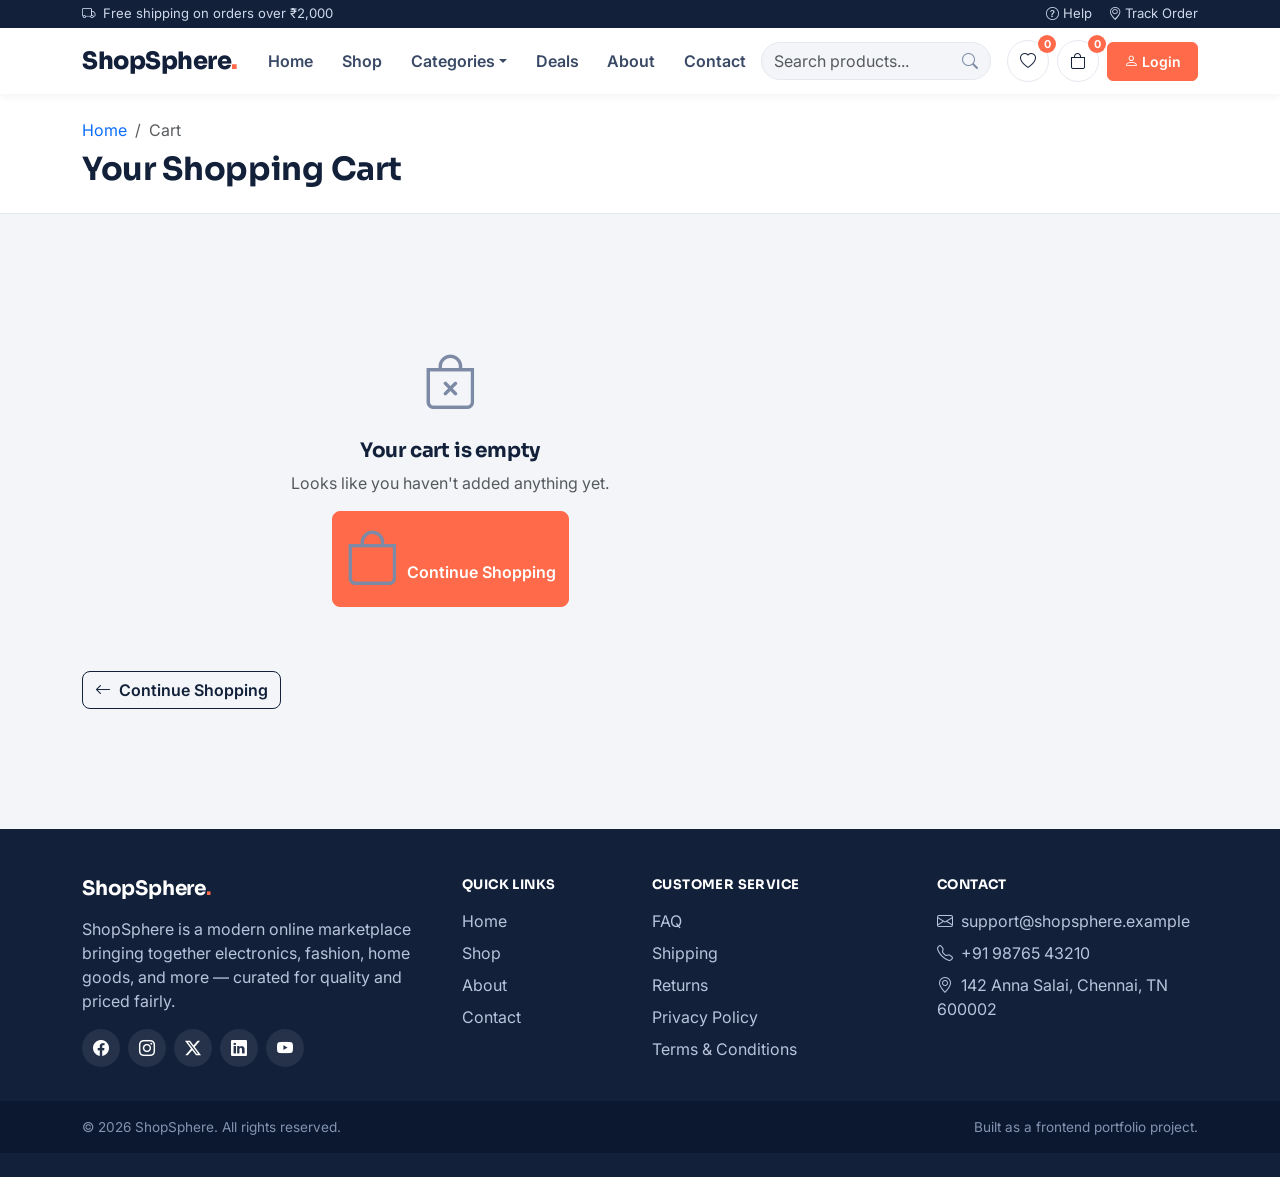
<file: cart.html>
<!DOCTYPE html>
<html lang="en">
<head>
<meta charset="UTF-8">
<meta name="viewport" content="width=device-width, initial-scale=1.0">
<title>Your Cart — ShopSphere</title>
<link rel="preconnect" href="https://fonts.googleapis.com">
<link href="https://fonts.googleapis.com/css2?family=Sora:wght@600;700;800&family=Inter:wght@400;500;600;700&display=swap" rel="stylesheet">
<link rel="stylesheet" href="https://cdn.jsdelivr.net/npm/bootstrap@5.3.3/dist/css/bootstrap.min.css">
<link rel="stylesheet" href="https://cdn.jsdelivr.net/npm/bootstrap-icons@1.11.3/font/bootstrap-icons.css">
<link rel="stylesheet" href="css/style.css">
</head>
<body data-page="cart">

<div id="header-placeholder"></div>

<div class="ss-page-header py-4">
  <div class="container">
    <nav aria-label="breadcrumb">
      <ol class="breadcrumb mb-2">
        <li class="breadcrumb-item"><a href="index.html" class="text-decoration-none">Home</a></li>
        <li class="breadcrumb-item active" aria-current="page">Cart</li>
      </ol>
    </nav>
    <h2 class="mb-0">Your Shopping Cart</h2>
  </div>
</div>

<div class="container section-pad">
  <div class="row g-4">
    <div class="col-lg-8">
      <div id="cartList"></div>

      <div id="cartEmpty" class="empty-state d-none">
        <i class="bi bi-bag-x"></i>
        <h5 class="mt-3">Your cart is empty</h5>
        <p class="text-muted">Looks like you haven't added anything yet.</p>
        <a href="shop.html" class="btn btn-coral"><i class="bi bi-bag me-2"></i>Continue Shopping</a>
      </div>

      <a href="shop.html" class="btn btn-outline-ink mt-2"><i class="bi bi-arrow-left me-2"></i>Continue Shopping</a>
    </div>

    <div class="col-lg-4" id="cartSummaryWrap">
      <div class="summary-card p-4">
        <h5 class="mb-3">Order Summary</h5>

        <form id="couponForm" class="input-group mb-3">
          <input type="text" class="form-control" id="couponInput" placeholder="Coupon code (try SAVE10)">
          <button class="btn btn-outline-ink" type="submit">Apply</button>
        </form>
        <div class="small text-teal mb-3" id="couponAppliedNote"></div>

        <div class="d-flex justify-content-between mb-2"><span class="text-muted">Subtotal</span><span id="sumSubtotal">₹0</span></div>
        <div class="d-flex justify-content-between mb-2"><span class="text-muted">Discount</span><span id="sumDiscount" class="text-teal">-₹0</span></div>
        <div class="d-flex justify-content-between mb-2"><span class="text-muted">Shipping</span><span id="sumShipping">₹0</span></div>
        <div class="d-flex justify-content-between mb-3"><span class="text-muted">Tax (5%)</span><span id="sumTax">₹0</span></div>
        <hr>
        <div class="d-flex justify-content-between fs-5 fw-bold mb-4"><span>Total</span><span id="sumTotal">₹0</span></div>

        <a href="checkout.html" class="btn btn-coral btn-lg w-100"><i class="bi bi-lock me-2"></i>Proceed to Checkout</a>
      </div>
    </div>
  </div>
</div>

<div id="footer-placeholder"></div>

<button id="backToTop" aria-label="Back to top"><i class="bi bi-arrow-up"></i></button>
<div class="toast-container position-fixed bottom-0 end-0 p-3" id="toastContainer"></div>

<script src="https://cdn.jsdelivr.net/npm/bootstrap@5.3.3/dist/js/bootstrap.bundle.min.js"></script>
<script src="js/products.js"></script>
<script src="js/app.js"></script>
<script src="js/cart.js"></script>
</body>
</html>
</file>
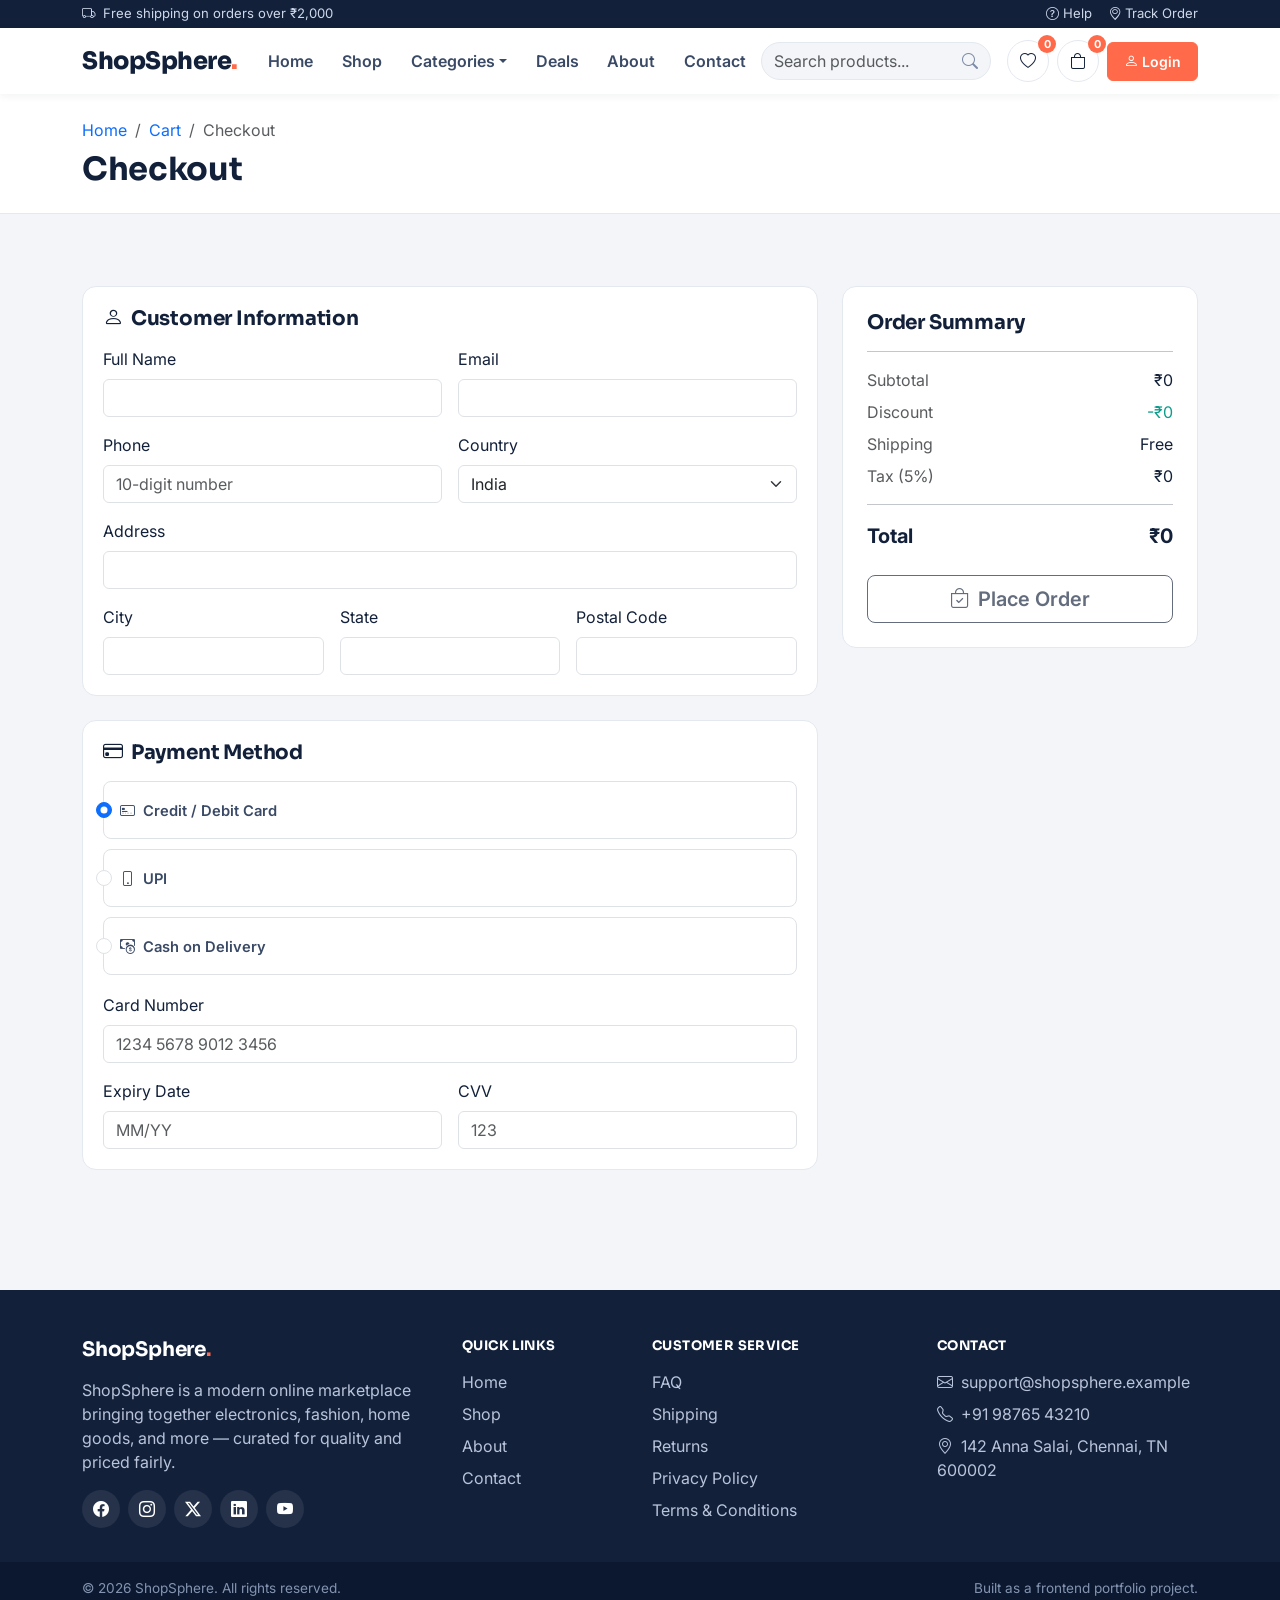
<file: checkout.html>
<!DOCTYPE html>
<html lang="en">
<head>
<meta charset="UTF-8">
<meta name="viewport" content="width=device-width, initial-scale=1.0">
<title>Checkout — ShopSphere</title>
<link rel="preconnect" href="https://fonts.googleapis.com">
<link href="https://fonts.googleapis.com/css2?family=Sora:wght@600;700;800&family=Inter:wght@400;500;600;700&display=swap" rel="stylesheet">
<link rel="stylesheet" href="https://cdn.jsdelivr.net/npm/bootstrap@5.3.3/dist/css/bootstrap.min.css">
<link rel="stylesheet" href="https://cdn.jsdelivr.net/npm/bootstrap-icons@1.11.3/font/bootstrap-icons.css">
<link rel="stylesheet" href="css/style.css">
</head>
<body data-page="checkout">

<div id="header-placeholder"></div>

<div class="ss-page-header py-4">
  <div class="container">
    <nav aria-label="breadcrumb">
      <ol class="breadcrumb mb-2">
        <li class="breadcrumb-item"><a href="index.html" class="text-decoration-none">Home</a></li>
        <li class="breadcrumb-item"><a href="cart.html" class="text-decoration-none">Cart</a></li>
        <li class="breadcrumb-item active" aria-current="page">Checkout</li>
      </ol>
    </nav>
    <h2 class="mb-0">Checkout</h2>
  </div>
</div>

<div class="container section-pad">
  <form id="checkoutForm" novalidate>
    <div class="row g-4">
      <div class="col-lg-8">

        <div class="filter-panel mb-4">
          <h5 class="mb-3"><i class="bi bi-person me-2"></i>Customer Information</h5>
          <div class="row g-3">
            <div class="col-md-6">
              <label class="form-label">Full Name</label>
              <input type="text" class="form-control" name="fullName" required>
              <div class="invalid-feedback">This field is required</div>
            </div>
            <div class="col-md-6">
              <label class="form-label">Email</label>
              <input type="email" class="form-control" name="email" required>
              <div class="invalid-feedback">Enter a valid email address</div>
            </div>
            <div class="col-md-6">
              <label class="form-label">Phone</label>
              <input type="tel" class="form-control" name="phone" placeholder="10-digit number" required>
              <div class="invalid-feedback">Enter a valid 10-digit phone number</div>
            </div>
            <div class="col-md-6">
              <label class="form-label">Country</label>
              <select class="form-select" name="country" required>
                <option value="">Select country</option>
                <option value="India" selected>India</option>
                <option value="United States">United States</option>
                <option value="United Kingdom">United Kingdom</option>
                <option value="Other">Other</option>
              </select>
              <div class="invalid-feedback">This field is required</div>
            </div>
            <div class="col-12">
              <label class="form-label">Address</label>
              <input type="text" class="form-control" name="address" required>
              <div class="invalid-feedback">This field is required</div>
            </div>
            <div class="col-md-4">
              <label class="form-label">City</label>
              <input type="text" class="form-control" name="city" required>
              <div class="invalid-feedback">This field is required</div>
            </div>
            <div class="col-md-4">
              <label class="form-label">State</label>
              <input type="text" class="form-control" name="state" required>
              <div class="invalid-feedback">This field is required</div>
            </div>
            <div class="col-md-4">
              <label class="form-label">Postal Code</label>
              <input type="text" class="form-control" name="postalCode" required>
              <div class="invalid-feedback">This field is required</div>
            </div>
          </div>
        </div>

        <div class="filter-panel">
          <h5 class="mb-3"><i class="bi bi-credit-card me-2"></i>Payment Method</h5>

          <div class="d-flex flex-column gap-2 mb-3">
            <div class="form-check border rounded-3 p-3">
              <input class="form-check-input" type="radio" name="paymentMethod" id="payCard" value="card" checked>
              <label class="form-check-label fw-semibold" for="payCard"><i class="bi bi-credit-card-2-front me-2"></i>Credit / Debit Card</label>
            </div>
            <div class="form-check border rounded-3 p-3">
              <input class="form-check-input" type="radio" name="paymentMethod" id="payUpi" value="upi">
              <label class="form-check-label fw-semibold" for="payUpi"><i class="bi bi-phone me-2"></i>UPI</label>
            </div>
            <div class="form-check border rounded-3 p-3">
              <input class="form-check-input" type="radio" name="paymentMethod" id="payCod" value="cod">
              <label class="form-check-label fw-semibold" for="payCod"><i class="bi bi-cash-coin me-2"></i>Cash on Delivery</label>
            </div>
          </div>

          <div id="cardFields" class="row g-3">
            <div class="col-12">
              <label class="form-label">Card Number</label>
              <input type="text" class="form-control" name="cardNumber" placeholder="1234 5678 9012 3456">
              <div class="invalid-feedback">Required for card payment</div>
            </div>
            <div class="col-6">
              <label class="form-label">Expiry Date</label>
              <input type="text" class="form-control" name="cardExpiry" placeholder="MM/YY">
              <div class="invalid-feedback">Required for card payment</div>
            </div>
            <div class="col-6">
              <label class="form-label">CVV</label>
              <input type="text" class="form-control" name="cardCvv" placeholder="123">
              <div class="invalid-feedback">Required for card payment</div>
            </div>
          </div>

          <div id="upiFields" class="d-none">
            <label class="form-label">UPI ID</label>
            <input type="text" class="form-control" name="upiId" placeholder="yourname@upi">
            <div class="invalid-feedback">Enter your UPI ID</div>
          </div>
        </div>
      </div>

      <div class="col-lg-4">
        <div class="summary-card p-4">
          <h5 class="mb-3">Order Summary</h5>
          <div id="checkoutItems" class="mb-3"></div>
          <hr>
          <div class="d-flex justify-content-between mb-2"><span class="text-muted">Subtotal</span><span id="coSubtotal">₹0</span></div>
          <div class="d-flex justify-content-between mb-2"><span class="text-muted">Discount</span><span id="coDiscount" class="text-teal">-₹0</span></div>
          <div class="d-flex justify-content-between mb-2"><span class="text-muted">Shipping</span><span id="coShipping">₹0</span></div>
          <div class="d-flex justify-content-between mb-3"><span class="text-muted">Tax (5%)</span><span id="coTax">₹0</span></div>
          <hr>
          <div class="d-flex justify-content-between fs-5 fw-bold mb-4"><span>Total</span><span id="coTotal">₹0</span></div>
          <button type="submit" class="btn btn-coral btn-lg w-100" id="placeOrderBtn"><i class="bi bi-bag-check me-2"></i>Place Order</button>
        </div>
      </div>
    </div>
  </form>
</div>

<!-- Order success modal -->
<div class="modal fade" id="orderSuccessModal" tabindex="-1" aria-hidden="true">
  <div class="modal-dialog modal-dialog-centered">
    <div class="modal-content rounded-lg text-center p-4">
      <div class="modal-body">
        <i class="bi bi-check-circle-fill text-teal" style="font-size:3.5rem;"></i>
        <h4 class="mt-3">Order Placed Successfully!</h4>
        <p class="text-muted">Thank you for shopping with ShopSphere. A confirmation email is on its way.</p>
        <a href="index.html" class="btn btn-coral mt-2 px-4">Continue Shopping</a>
      </div>
    </div>
  </div>
</div>

<div id="footer-placeholder"></div>

<button id="backToTop" aria-label="Back to top"><i class="bi bi-arrow-up"></i></button>
<div class="toast-container position-fixed bottom-0 end-0 p-3" id="toastContainer"></div>

<script src="https://cdn.jsdelivr.net/npm/bootstrap@5.3.3/dist/js/bootstrap.bundle.min.js"></script>
<script src="js/products.js"></script>
<script src="js/app.js"></script>
<script src="js/validation.js"></script>
<script src="js/checkout.js"></script>
</body>
</html>
</file>
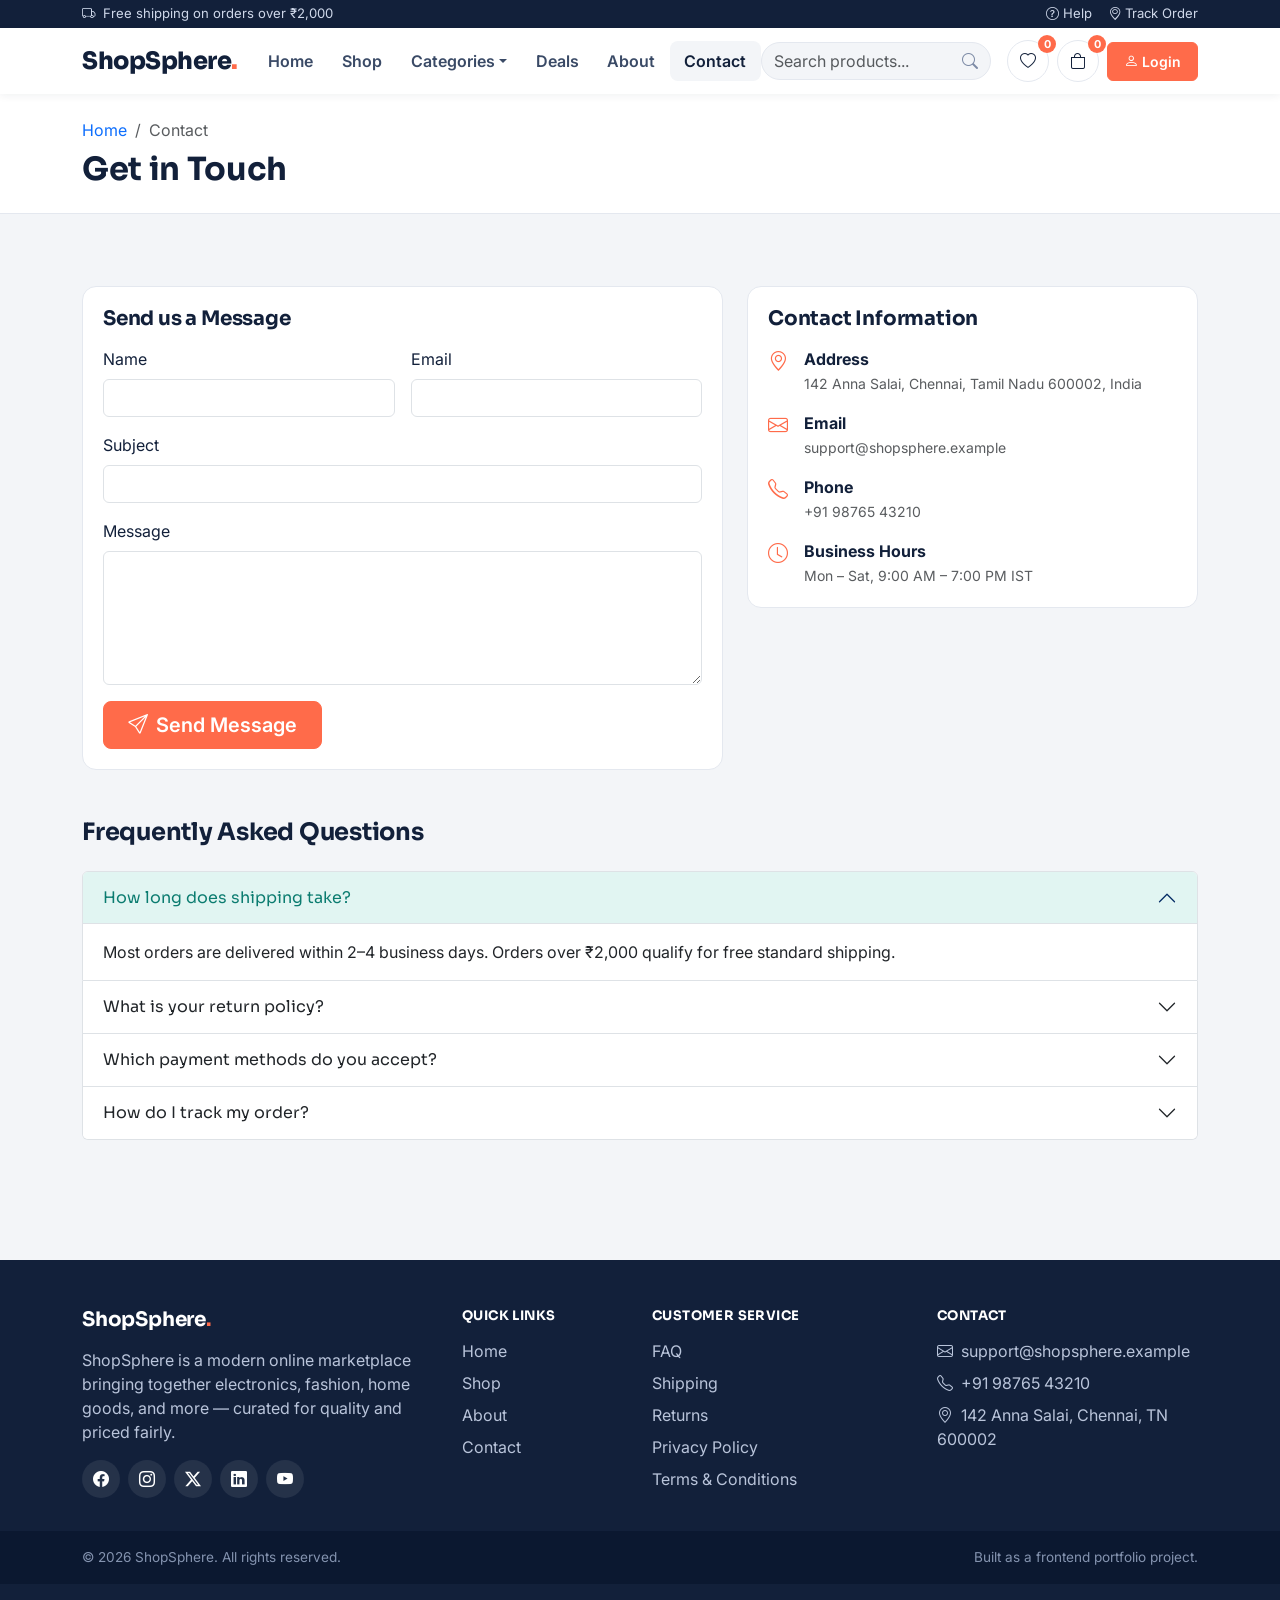
<file: contact.html>
<!DOCTYPE html>
<html lang="en">
<head>
<meta charset="UTF-8">
<meta name="viewport" content="width=device-width, initial-scale=1.0">
<title>Contact Us — ShopSphere</title>
<link rel="preconnect" href="https://fonts.googleapis.com">
<link href="https://fonts.googleapis.com/css2?family=Sora:wght@600;700;800&family=Inter:wght@400;500;600;700&display=swap" rel="stylesheet">
<link rel="stylesheet" href="https://cdn.jsdelivr.net/npm/bootstrap@5.3.3/dist/css/bootstrap.min.css">
<link rel="stylesheet" href="https://cdn.jsdelivr.net/npm/bootstrap-icons@1.11.3/font/bootstrap-icons.css">
<link rel="stylesheet" href="css/style.css">
</head>
<body data-page="contact">

<div id="header-placeholder"></div>

<div class="ss-page-header py-4">
  <div class="container">
    <nav aria-label="breadcrumb">
      <ol class="breadcrumb mb-2">
        <li class="breadcrumb-item"><a href="index.html" class="text-decoration-none">Home</a></li>
        <li class="breadcrumb-item active" aria-current="page">Contact</li>
      </ol>
    </nav>
    <h2 class="mb-0">Get in Touch</h2>
  </div>
</div>

<div class="container section-pad">
  <div class="row g-4">
    <div class="col-lg-7">
      <div class="filter-panel">
        <h5 class="mb-3">Send us a Message</h5>
        <form id="contactForm" novalidate>
          <div class="row g-3">
            <div class="col-md-6">
              <label class="form-label">Name</label>
              <input type="text" class="form-control" name="name" required>
              <div class="invalid-feedback">This field is required</div>
            </div>
            <div class="col-md-6">
              <label class="form-label">Email</label>
              <input type="email" class="form-control" name="email" required>
              <div class="invalid-feedback">Enter a valid email address</div>
            </div>
            <div class="col-12">
              <label class="form-label">Subject</label>
              <input type="text" class="form-control" name="subject" required>
              <div class="invalid-feedback">This field is required</div>
            </div>
            <div class="col-12">
              <label class="form-label">Message</label>
              <textarea class="form-control" name="message" rows="5" required></textarea>
              <div class="invalid-feedback">This field is required</div>
            </div>
            <div class="col-12">
              <button type="submit" class="btn btn-coral btn-lg px-4"><i class="bi bi-send me-2"></i>Send Message</button>
            </div>
          </div>
        </form>
      </div>
    </div>

    <div class="col-lg-5">
      <div class="filter-panel mb-3">
        <h5 class="mb-3">Contact Information</h5>
        <div class="d-flex align-items-start gap-3 mb-3">
          <i class="bi bi-geo-alt fs-5 text-coral"></i>
          <div><strong>Address</strong><br><span class="text-muted small">142 Anna Salai, Chennai, Tamil Nadu 600002, India</span></div>
        </div>
        <div class="d-flex align-items-start gap-3 mb-3">
          <i class="bi bi-envelope fs-5 text-coral"></i>
          <div><strong>Email</strong><br><span class="text-muted small">support@shopsphere.example</span></div>
        </div>
        <div class="d-flex align-items-start gap-3 mb-3">
          <i class="bi bi-telephone fs-5 text-coral"></i>
          <div><strong>Phone</strong><br><span class="text-muted small">+91 98765 43210</span></div>
        </div>
        <div class="d-flex align-items-start gap-3">
          <i class="bi bi-clock fs-5 text-coral"></i>
          <div><strong>Business Hours</strong><br><span class="text-muted small">Mon – Sat, 9:00 AM – 7:00 PM IST</span></div>
        </div>
      </div>
    </div>
  </div>

  <div class="mt-5" id="faq">
    <h4 class="mb-4">Frequently Asked Questions</h4>
    <div class="accordion" id="faqAccordion">
      <div class="accordion-item">
        <h2 class="accordion-header">
          <button class="accordion-button" type="button" data-bs-toggle="collapse" data-bs-target="#faq1">
            How long does shipping take?
          </button>
        </h2>
        <div id="faq1" class="accordion-collapse collapse show" data-bs-parent="#faqAccordion">
          <div class="accordion-body">Most orders are delivered within 2–4 business days. Orders over ₹2,000 qualify for free standard shipping.</div>
        </div>
      </div>
      <div class="accordion-item">
        <h2 class="accordion-header">
          <button class="accordion-button collapsed" type="button" data-bs-toggle="collapse" data-bs-target="#faq2">
            What is your return policy?
          </button>
        </h2>
        <div id="faq2" class="accordion-collapse collapse" data-bs-parent="#faqAccordion">
          <div class="accordion-body">We offer a 7-day, no-questions-asked return window on all unused items in original packaging.</div>
        </div>
      </div>
      <div class="accordion-item">
        <h2 class="accordion-header">
          <button class="accordion-button collapsed" type="button" data-bs-toggle="collapse" data-bs-target="#faq3">
            Which payment methods do you accept?
          </button>
        </h2>
        <div id="faq3" class="accordion-collapse collapse" data-bs-parent="#faqAccordion">
          <div class="accordion-body">We accept all major credit and debit cards, UPI, and Cash on Delivery for eligible pin codes.</div>
        </div>
      </div>
      <div class="accordion-item">
        <h2 class="accordion-header">
          <button class="accordion-button collapsed" type="button" data-bs-toggle="collapse" data-bs-target="#faq4">
            How do I track my order?
          </button>
        </h2>
        <div id="faq4" class="accordion-collapse collapse" data-bs-parent="#faqAccordion">
          <div class="accordion-body">Once your order ships, you'll receive a tracking link by email. You can also check order status from your account.</div>
        </div>
      </div>
    </div>
  </div>
</div>

<div id="footer-placeholder"></div>

<button id="backToTop" aria-label="Back to top"><i class="bi bi-arrow-up"></i></button>
<div class="toast-container position-fixed bottom-0 end-0 p-3" id="toastContainer"></div>

<script src="https://cdn.jsdelivr.net/npm/bootstrap@5.3.3/dist/js/bootstrap.bundle.min.js"></script>
<script src="js/products.js"></script>
<script src="js/app.js"></script>
<script src="js/validation.js"></script>
</body>
</html>
</file>
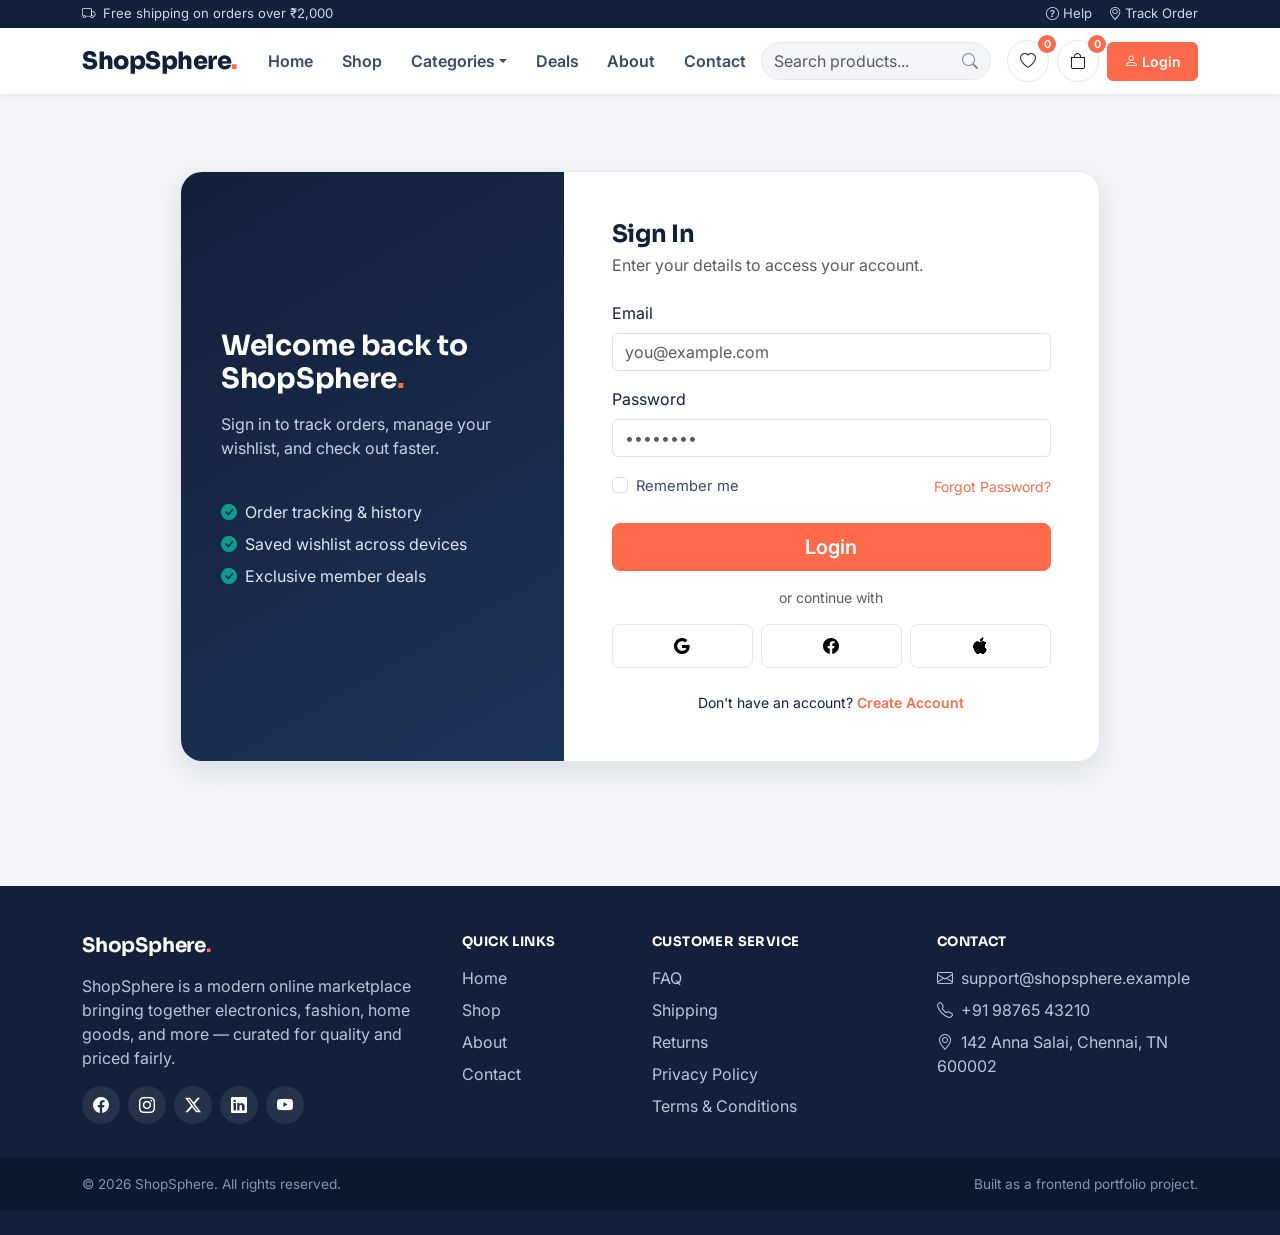
<file: login.html>
<!DOCTYPE html>
<html lang="en">
<head>
<meta charset="UTF-8">
<meta name="viewport" content="width=device-width, initial-scale=1.0">
<title>Login — ShopSphere</title>
<link rel="preconnect" href="https://fonts.googleapis.com">
<link href="https://fonts.googleapis.com/css2?family=Sora:wght@600;700;800&family=Inter:wght@400;500;600;700&display=swap" rel="stylesheet">
<link rel="stylesheet" href="https://cdn.jsdelivr.net/npm/bootstrap@5.3.3/dist/css/bootstrap.min.css">
<link rel="stylesheet" href="https://cdn.jsdelivr.net/npm/bootstrap-icons@1.11.3/font/bootstrap-icons.css">
<link rel="stylesheet" href="css/style.css">
</head>
<body data-page="login">

<div id="header-placeholder"></div>

<div class="container section-pad">
  <div class="auth-wrap">
    <div class="auth-card w-100 mx-auto" style="max-width: 920px;">
      <div class="row g-0">
        <div class="col-md-5 auth-side d-none d-md-flex">
          <h3 class="text-white mb-3">Welcome back to ShopSphere<span class="text-coral">.</span></h3>
          <p style="color:#C7D1E4;">Sign in to track orders, manage your wishlist, and check out faster.</p>
          <ul class="list-unstyled mt-4 d-grid gap-2" style="color:#DFE5F0;">
            <li><i class="bi bi-check-circle-fill text-teal me-2"></i>Order tracking &amp; history</li>
            <li><i class="bi bi-check-circle-fill text-teal me-2"></i>Saved wishlist across devices</li>
            <li><i class="bi bi-check-circle-fill text-teal me-2"></i>Exclusive member deals</li>
          </ul>
        </div>
        <div class="col-md-7">
          <div class="p-4 p-md-5">
            <h4 class="mb-1">Sign In</h4>
            <p class="text-muted mb-4">Enter your details to access your account.</p>

            <form id="loginForm" novalidate>
              <div class="mb-3">
                <label class="form-label">Email</label>
                <input type="email" class="form-control" name="email" placeholder="you@example.com" required>
                <div class="invalid-feedback">Enter a valid email address</div>
              </div>
              <div class="mb-3">
                <label class="form-label">Password</label>
                <input type="password" class="form-control" name="password" placeholder="••••••••" required>
                <div class="invalid-feedback">Password must be at least 6 characters</div>
              </div>
              <div class="d-flex justify-content-between align-items-center mb-4">
                <div class="form-check">
                  <input class="form-check-input" type="checkbox" id="rememberMe">
                  <label class="form-check-label small" for="rememberMe">Remember me</label>
                </div>
                <a href="#" class="small text-coral">Forgot Password?</a>
              </div>
              <button type="submit" class="btn btn-coral btn-lg w-100 mb-3">Login</button>

              <div class="text-center text-muted small mb-3">or continue with</div>
              <div class="row g-2 mb-4">
                <div class="col-4"><button type="button" class="social-btn w-100"><i class="bi bi-google"></i></button></div>
                <div class="col-4"><button type="button" class="social-btn w-100"><i class="bi bi-facebook"></i></button></div>
                <div class="col-4"><button type="button" class="social-btn w-100"><i class="bi bi-apple"></i></button></div>
              </div>

              <p class="text-center small mb-0">Don't have an account? <a href="register.html" class="text-coral fw-semibold">Create Account</a></p>
            </form>
          </div>
        </div>
      </div>
    </div>
  </div>
</div>

<div id="footer-placeholder"></div>

<div class="toast-container position-fixed bottom-0 end-0 p-3" id="toastContainer"></div>

<script src="https://cdn.jsdelivr.net/npm/bootstrap@5.3.3/dist/js/bootstrap.bundle.min.js"></script>
<script src="js/products.js"></script>
<script src="js/app.js"></script>
<script src="js/validation.js"></script>
</body>
</html>
</file>
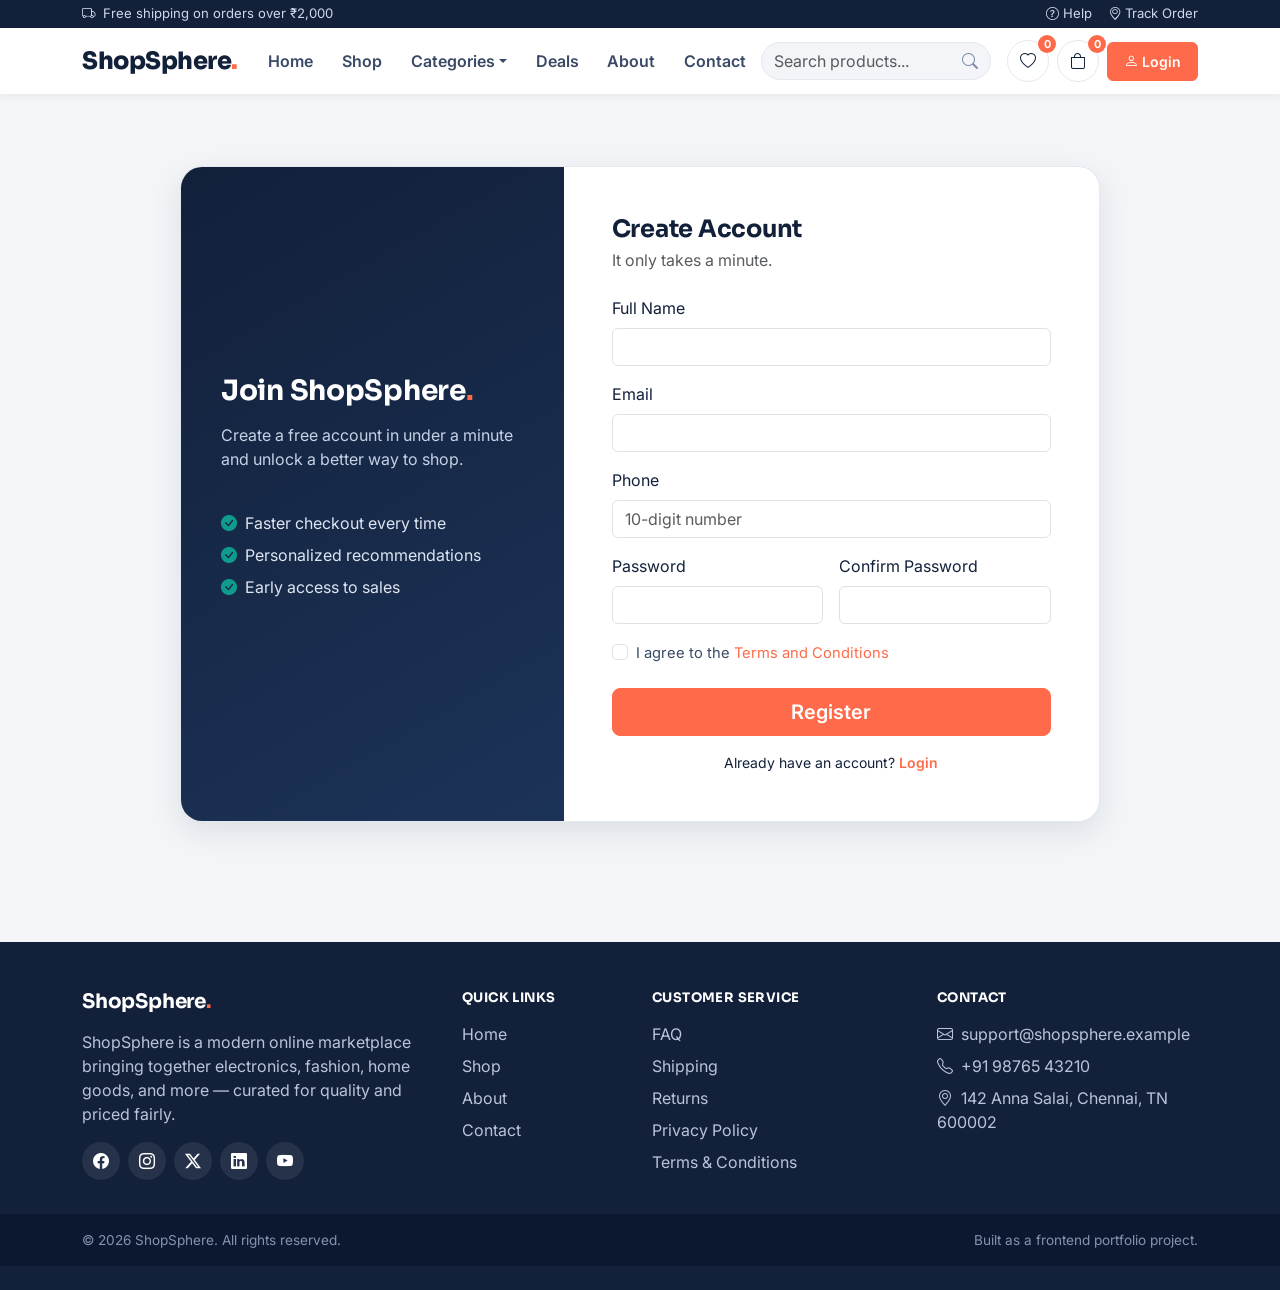
<file: register.html>
<!DOCTYPE html>
<html lang="en">
<head>
<meta charset="UTF-8">
<meta name="viewport" content="width=device-width, initial-scale=1.0">
<title>Create Account — ShopSphere</title>
<link rel="preconnect" href="https://fonts.googleapis.com">
<link href="https://fonts.googleapis.com/css2?family=Sora:wght@600;700;800&family=Inter:wght@400;500;600;700&display=swap" rel="stylesheet">
<link rel="stylesheet" href="https://cdn.jsdelivr.net/npm/bootstrap@5.3.3/dist/css/bootstrap.min.css">
<link rel="stylesheet" href="https://cdn.jsdelivr.net/npm/bootstrap-icons@1.11.3/font/bootstrap-icons.css">
<link rel="stylesheet" href="css/style.css">
</head>
<body data-page="register">

<div id="header-placeholder"></div>

<div class="container section-pad">
  <div class="auth-wrap">
    <div class="auth-card w-100 mx-auto" style="max-width: 920px;">
      <div class="row g-0">
        <div class="col-md-5 auth-side d-none d-md-flex">
          <h3 class="text-white mb-3">Join ShopSphere<span class="text-coral">.</span></h3>
          <p style="color:#C7D1E4;">Create a free account in under a minute and unlock a better way to shop.</p>
          <ul class="list-unstyled mt-4 d-grid gap-2" style="color:#DFE5F0;">
            <li><i class="bi bi-check-circle-fill text-teal me-2"></i>Faster checkout every time</li>
            <li><i class="bi bi-check-circle-fill text-teal me-2"></i>Personalized recommendations</li>
            <li><i class="bi bi-check-circle-fill text-teal me-2"></i>Early access to sales</li>
          </ul>
        </div>
        <div class="col-md-7">
          <div class="p-4 p-md-5">
            <h4 class="mb-1">Create Account</h4>
            <p class="text-muted mb-4">It only takes a minute.</p>

            <form id="registerForm" novalidate>
              <div class="mb-3">
                <label class="form-label">Full Name</label>
                <input type="text" class="form-control" name="fullName" required>
                <div class="invalid-feedback">Full name is required</div>
              </div>
              <div class="mb-3">
                <label class="form-label">Email</label>
                <input type="email" class="form-control" name="email" required>
                <div class="invalid-feedback">Enter a valid email address</div>
              </div>
              <div class="mb-3">
                <label class="form-label">Phone</label>
                <input type="tel" class="form-control" name="phone" placeholder="10-digit number" required>
                <div class="invalid-feedback">Enter a valid 10-digit phone number</div>
              </div>
              <div class="row g-3 mb-3">
                <div class="col-md-6">
                  <label class="form-label">Password</label>
                  <input type="password" class="form-control" name="password" required>
                  <div class="invalid-feedback">Password must be at least 6 characters</div>
                </div>
                <div class="col-md-6">
                  <label class="form-label">Confirm Password</label>
                  <input type="password" class="form-control" name="confirmPassword" required>
                  <div class="invalid-feedback">Passwords do not match</div>
                </div>
              </div>
              <div class="form-check mb-4">
                <input class="form-check-input" type="checkbox" name="terms" id="termsCheck" required>
                <label class="form-check-label small" for="termsCheck">I agree to the <a href="#" class="text-coral">Terms and Conditions</a></label>
              </div>
              <button type="submit" class="btn btn-coral btn-lg w-100 mb-3">Register</button>
              <p class="text-center small mb-0">Already have an account? <a href="login.html" class="text-coral fw-semibold">Login</a></p>
            </form>
          </div>
        </div>
      </div>
    </div>
  </div>
</div>

<div id="footer-placeholder"></div>

<div class="toast-container position-fixed bottom-0 end-0 p-3" id="toastContainer"></div>

<script src="https://cdn.jsdelivr.net/npm/bootstrap@5.3.3/dist/js/bootstrap.bundle.min.js"></script>
<script src="js/products.js"></script>
<script src="js/app.js"></script>
<script src="js/validation.js"></script>
</body>
</html>
</file>
<file: css/style.css>
/* =========================================================
   ShopSphere — Design Tokens & Global Styles
   Palette: Ink navy + Coral CTA + Teal accent + Gold highlight
   Type: Sora (display) / Inter (body)
   ========================================================= */

:root{
  --ink:            #12203A;
  --ink-soft:       #3A4A66;
  --ink-faint:      #7C8AA5;
  --bg:             #F3F5F8;
  --surface:        #FFFFFF;
  --border:         #E4E8EF;

  --coral:          #FF6B4A;
  --coral-dark:     #E5522F;
  --coral-tint:     #FFE7E0;

  --teal:           #0E9C8C;
  --teal-dark:      #0B7C70;
  --teal-tint:      #E1F5F2;

  --gold:           #F5B841;
  --gold-dark:      #D99A1F;

  --radius-sm: 8px;
  --radius-md: 14px;
  --radius-lg: 22px;

  --shadow-sm: 0 2px 8px rgba(18,32,58,0.06);
  --shadow-md: 0 10px 30px rgba(18,32,58,0.10);
  --shadow-lg: 0 20px 50px rgba(18,32,58,0.16);

  --font-display: 'Sora', sans-serif;
  --font-body: 'Inter', sans-serif;
}

*{ box-sizing: border-box; }

html{ scroll-behavior: smooth; }

body{
  font-family: var(--font-body);
  background: var(--bg);
  color: var(--ink);
  -webkit-font-smoothing: antialiased;
}

h1,h2,h3,h4,h5,h6,.font-display{
  font-family: var(--font-display);
  color: var(--ink);
  font-weight: 700;
  letter-spacing: -0.01em;
}

a{ text-decoration: none; }

:focus-visible{
  outline: 2.5px solid var(--teal);
  outline-offset: 2px;
}

.text-coral{ color: var(--coral) !important; }
.text-teal{ color: var(--teal) !important; }
.bg-bg{ background: var(--bg) !important; }
.section-pad{ padding-block: 4.5rem; }
@media (max-width: 767px){ .section-pad{ padding-block: 2.75rem; } }

.eyebrow{
  font-family: var(--font-display);
  font-size: .78rem;
  font-weight: 700;
  letter-spacing: .14em;
  text-transform: uppercase;
  color: var(--teal-dark);
  background: var(--teal-tint);
  padding: .35rem .85rem;
  border-radius: 999px;
  display: inline-block;
}

/* ---------- Buttons ---------- */
.btn{ font-weight: 600; border-radius: var(--radius-sm); transition: all .2s ease; }
.btn-coral{
  background: var(--coral); border-color: var(--coral); color: #fff;
}
.btn-coral:hover{ background: var(--coral-dark); border-color: var(--coral-dark); color:#fff; transform: translateY(-1px); }
.btn-outline-coral{ border: 1.5px solid var(--coral); color: var(--coral); background: transparent; }
.btn-outline-coral:hover{ background: var(--coral); color: #fff; }
.btn-ink{ background: var(--ink); border-color: var(--ink); color: #fff; }
.btn-ink:hover{ background: #0B1830; border-color: #0B1830; color:#fff; }
.btn-outline-ink{ border: 1.5px solid var(--ink); color: var(--ink); }
.btn-outline-ink:hover{ background: var(--ink); color: #fff; }
.btn-icon-circle{
  width: 42px; height: 42px; border-radius: 50%;
  display: inline-flex; align-items: center; justify-content: center;
  background: var(--surface); border: 1px solid var(--border); color: var(--ink);
  transition: all .2s ease;
}
.btn-icon-circle:hover{ background: var(--ink); color: #fff; border-color: var(--ink); transform: translateY(-2px); }

/* ---------- Navbar ---------- */
.ss-navbar{
  background: var(--surface);
  box-shadow: var(--shadow-sm);
  padding-block: .65rem;
}
.ss-brand{
  font-family: var(--font-display);
  font-weight: 800;
  font-size: 1.5rem;
  color: var(--ink) !important;
  letter-spacing: -0.02em;
}
.ss-brand .dot{ color: var(--coral); }
.ss-nav-link{
  font-weight: 600; color: var(--ink-soft) !important;
  padding: .5rem .9rem !important; border-radius: var(--radius-sm);
  position: relative;
}
.ss-nav-link.active, .ss-nav-link:hover{ color: var(--ink) !important; background: var(--bg); }
.ss-search{
  border-radius: 999px; overflow: hidden; border: 1.5px solid var(--border);
  background: var(--bg);
}
.ss-search input{ border: none; background: transparent; box-shadow: none; }
.ss-search .btn{ border-radius: 0; background: transparent; color: var(--ink-faint); border:none; }
.cart-badge, .wish-badge{
  position: absolute; top: -6px; right: -8px;
  background: var(--coral); color: #fff; font-size: .68rem; font-weight: 700;
  min-width: 18px; height: 18px; border-radius: 999px;
  display: flex; align-items: center; justify-content: center; padding: 0 4px;
}

/* ---------- Top utility bar ---------- */
.ss-topbar{ background: var(--ink); color: #cfd8ea; font-size: .82rem; }
.ss-topbar a{ color: #cfd8ea; }
.ss-topbar a:hover{ color: #fff; }

/* ---------- Hero ---------- */
.ss-hero{
  background: linear-gradient(135deg, var(--ink) 0%, #1C3358 60%, #234069 100%);
  color: #fff;
  border-radius: 0 0 var(--radius-lg) var(--radius-lg);
  overflow: hidden;
  position: relative;
}
.ss-hero::before{
  content:"";
  position:absolute; inset:0;
  background: radial-gradient(600px circle at 85% 30%, rgba(255,107,74,.28), transparent 60%);
  pointer-events:none;
}
.ss-hero h1{ color: #fff; font-size: clamp(2.1rem, 4vw, 3.4rem); line-height: 1.08; }
.ss-hero p{ color: #C7D1E4; }
.ss-hero-badge{
  background: rgba(255,255,255,.1); border: 1px solid rgba(255,255,255,.18);
  color: #fff; border-radius: 999px; padding: .4rem 1rem; font-size: .82rem; font-weight: 600;
  display:inline-flex; align-items:center; gap:.5rem;
}

/* ---------- Category tiles ---------- */
.ss-cat-tile{
  background: var(--surface); border-radius: var(--radius-md); border: 1px solid var(--border);
  padding: 1.4rem 1rem; text-align: center; transition: all .2s ease; height: 100%;
}
.ss-cat-tile:hover{ transform: translateY(-4px); box-shadow: var(--shadow-md); border-color: transparent; }
.ss-cat-icon{
  width: 56px; height: 56px; border-radius: 50%; margin: 0 auto .75rem;
  display:flex; align-items:center; justify-content:center;
  background: var(--teal-tint); color: var(--teal-dark); font-size: 1.4rem;
}

/* ---------- Product Card ---------- */
.product-card{
  background: var(--surface); border-radius: var(--radius-md); border: 1px solid var(--border);
  overflow: hidden; transition: all .25s ease; height: 100%; position: relative;
}
.product-card:hover{ box-shadow: var(--shadow-md); transform: translateY(-5px); border-color: transparent; }
.product-thumb{
  position: relative; overflow: hidden; aspect-ratio: 1/1; background: var(--bg);
}
.product-thumb img{
  width: 100%; height: 100%; object-fit: cover; transition: transform .45s ease;
}
.product-card:hover .product-thumb img{ transform: scale(1.08); }
.badge-category{
  position: absolute; top: .7rem; left: .7rem;
  background: rgba(18,32,58,.82); color:#fff; font-weight: 600; font-size: .7rem;
  padding: .3rem .6rem; border-radius: 999px; text-transform: capitalize;
}
.badge-discount{
  position: absolute; top: .7rem; right: .7rem;
  background: var(--coral); color: #fff; font-weight: 700; font-size: .72rem;
  padding: .3rem .55rem; border-radius: var(--radius-sm);
  box-shadow: var(--shadow-sm);
}
.wishlist-toggle{
  position: absolute; bottom: .7rem; right: .7rem;
  width: 38px; height: 38px; border-radius: 50%;
  background: rgba(255,255,255,.92); border: none; color: var(--ink);
  display: flex; align-items: center; justify-content: center;
  transition: all .2s ease; opacity: 0; transform: translateY(6px);
}
.product-card:hover .wishlist-toggle{ opacity: 1; transform: translateY(0); }
.wishlist-toggle.active{ color: var(--coral); opacity:1; transform:none; }
.wishlist-toggle:hover{ background: var(--coral); color: #fff; }
.product-body{ padding: 1rem 1.05rem 1.1rem; }
.product-cat-label{ font-size: .74rem; color: var(--ink-faint); font-weight: 600; text-transform: uppercase; letter-spacing:.04em;}
.product-name{
  font-weight: 700; font-size: .98rem; color: var(--ink);
  display: -webkit-box; -webkit-line-clamp: 2; -webkit-box-orient: vertical; overflow: hidden;
  min-height: 2.6em; margin-top:.2rem;
}
.product-rating{ color: var(--gold); font-size: .82rem; }
.product-rating .count{ color: var(--ink-faint); font-weight: 500; }
.product-price{ font-family: var(--font-display); font-weight: 700; font-size: 1.15rem; color: var(--ink); }
.product-oldprice{ color: var(--ink-faint); text-decoration: line-through; font-size: .88rem; }
.stars i{ font-size: .82rem; }

/* ---------- Testimonials ---------- */
.testimonial-card{
  background: var(--surface); border-radius: var(--radius-md); border: 1px solid var(--border);
  padding: 1.75rem; height: 100%;
}
.testimonial-quote{ font-size: 2.2rem; color: var(--coral); line-height: 1; font-family: var(--font-display); }
.avatar-circle{
  width: 46px; height: 46px; border-radius: 50%; background: var(--teal-tint); color: var(--teal-dark);
  display:flex; align-items:center; justify-content:center; font-weight:700; font-family: var(--font-display);
}

/* ---------- Newsletter ---------- */
.ss-newsletter{
  background: linear-gradient(120deg, var(--teal) 0%, var(--teal-dark) 100%);
  border-radius: var(--radius-lg); color: #fff;
}

/* ---------- Footer ---------- */
.ss-footer{ background: var(--ink); color: #B9C4DA; }
.ss-footer h6{ color:#fff; font-family: var(--font-display); font-weight:700; letter-spacing:.03em; text-transform:uppercase; font-size:.82rem;}
.ss-footer a{ color:#B9C4DA; }
.ss-footer a:hover{ color:#fff; }
.ss-footer .social-circle{
  width:38px; height:38px; border-radius:50%; display:flex; align-items:center; justify-content:center;
  background: rgba(255,255,255,.08); color:#fff; transition: all .2s ease;
}
.ss-footer .social-circle:hover{ background: var(--coral); transform: translateY(-2px); }
.ss-footer-bottom{ background:#0B1830; color:#8493AF; font-size:.85rem; }

/* ---------- Filters (Shop page) ---------- */
.filter-panel{ background: var(--surface); border-radius: var(--radius-md); border: 1px solid var(--border); padding: 1.25rem; }
.filter-panel h6{ font-family: var(--font-display); font-weight:700; }
.form-check-label{ font-size: .92rem; color: var(--ink-soft); }

/* ---------- Breadcrumb / page header ---------- */
.ss-page-header{ background: var(--surface); border-bottom: 1px solid var(--border); }

/* ---------- Back to top ---------- */
#backToTop{
  position: fixed; bottom: 1.75rem; right: 1.75rem; z-index: 1040;
  width: 46px; height: 46px; border-radius: 50%; background: var(--ink); color:#fff; border:none;
  display: none; align-items:center; justify-content:center; box-shadow: var(--shadow-md);
  transition: all .2s ease;
}
#backToTop:hover{ background: var(--coral); transform: translateY(-3px); }
#backToTop.show{ display:flex; }

/* ---------- Auth pages ---------- */
.auth-wrap{
  min-height: calc(100vh - 300px); display:flex; align-items:center;
}
.auth-card{ background: var(--surface); border-radius: var(--radius-lg); border:1px solid var(--border); box-shadow: var(--shadow-md); overflow:hidden; }
.auth-side{
  background: linear-gradient(150deg, var(--ink), #1C3358);
  color:#fff; display:flex; flex-direction:column; justify-content:center; padding: 2.5rem;
}
.social-btn{
  border:1.5px solid var(--border); border-radius: var(--radius-sm); background:#fff; font-weight:600;
  display:flex; align-items:center; justify-content:center; gap:.5rem; padding:.55rem 1rem; transition: all .2s ease;
}
.social-btn:hover{ background: var(--bg); }

/* ---------- Product details ---------- */
.pd-thumb-main{ border-radius: var(--radius-md); overflow:hidden; border:1px solid var(--border); aspect-ratio:1/1; background:#fff; }
.pd-thumb-main img{ width:100%; height:100%; object-fit:cover; }
.pd-thumb-small{ border-radius: var(--radius-sm); overflow:hidden; border:2px solid transparent; cursor:pointer; aspect-ratio:1/1; }
.pd-thumb-small.active{ border-color: var(--coral); }
.pd-thumb-small img{ width:100%; height:100%; object-fit:cover; }
.color-swatch{
  width: 32px; height:32px; border-radius:50%; border:2px solid #fff; box-shadow:0 0 0 1.5px var(--border);
  cursor:pointer; display:inline-block;
}
.color-swatch.active{ box-shadow: 0 0 0 2px var(--ink); }
.size-swatch{
  min-width:44px; height:40px; border:1.5px solid var(--border); border-radius: var(--radius-sm);
  display:inline-flex; align-items:center; justify-content:center; font-weight:600; cursor:pointer; padding:0 .5rem;
}
.size-swatch.active{ background: var(--ink); color:#fff; border-color: var(--ink); }
.qty-control{ display:inline-flex; align-items:center; border:1.5px solid var(--border); border-radius: var(--radius-sm); overflow:hidden; }
.qty-control button{ background:var(--bg); border:none; width:38px; height:38px; font-weight:700; }
.qty-control input{ width:48px; text-align:center; border:none; }

/* ---------- Cart ---------- */
.cart-item-row{ background:#fff; border:1px solid var(--border); border-radius: var(--radius-md); }
.cart-thumb{ width:84px; height:84px; border-radius: var(--radius-sm); object-fit:cover; }
.summary-card{ background:#fff; border:1px solid var(--border); border-radius: var(--radius-md); position: sticky; top: 100px; }

/* ---------- Empty states ---------- */
.empty-state{ text-align:center; padding: 3.5rem 1rem; }
.empty-state i{ font-size:3.4rem; color: var(--ink-faint); }

/* ---------- Misc ---------- */
.divider-dot::before{ content:"•"; margin: 0 .5rem; color: var(--ink-faint); }
.rounded-lg{ border-radius: var(--radius-lg) !important; }
.shadow-soft{ box-shadow: var(--shadow-sm); }
.stat-number{ font-family: var(--font-display); font-weight:800; font-size: 2.2rem; color: var(--ink); }
.accordion-button:not(.collapsed){ background: var(--teal-tint); color: var(--teal-dark); }
.nav-tabs .nav-link{ color: var(--ink-soft); font-weight:600; }
.nav-tabs .nav-link.active{ color: var(--coral); border-color: transparent transparent var(--coral); }
.list-group-item.active{ background: var(--ink); border-color: var(--ink); }
.toast-container{ z-index: 1080; }
</file>
